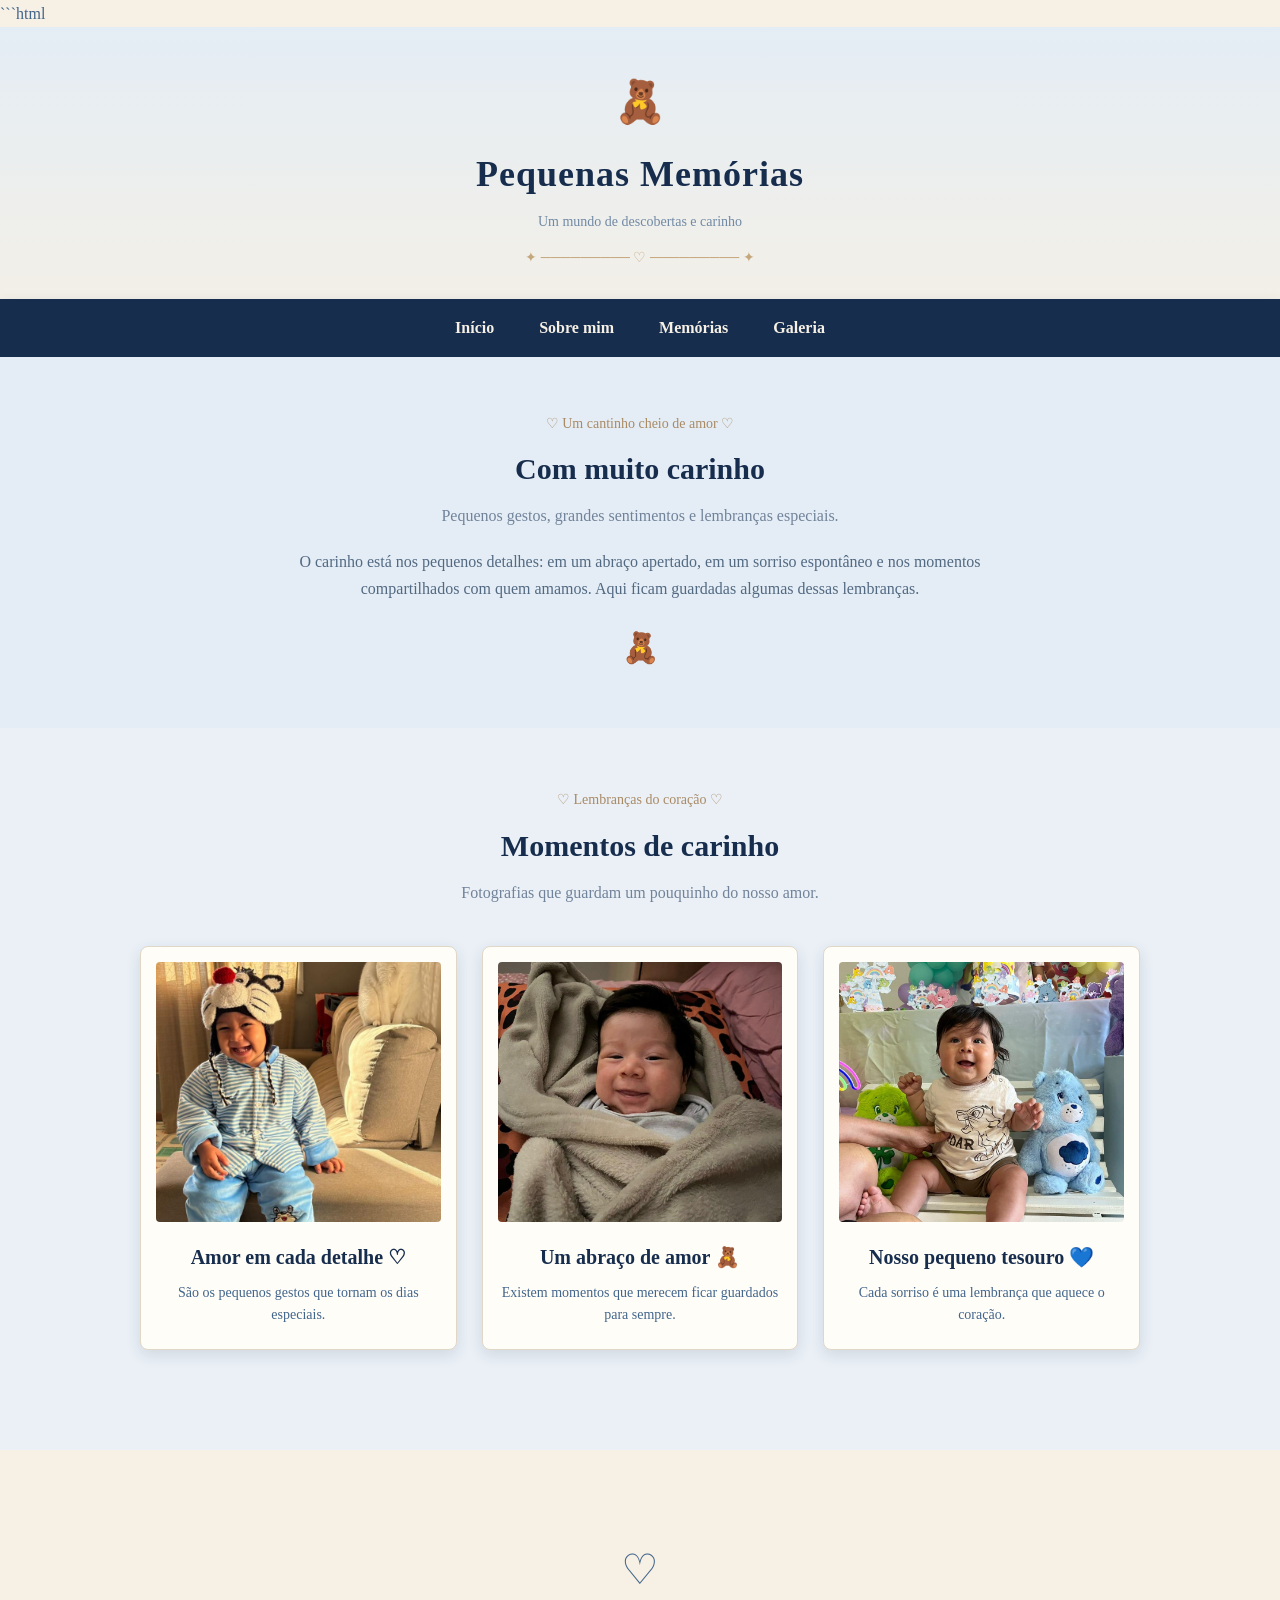
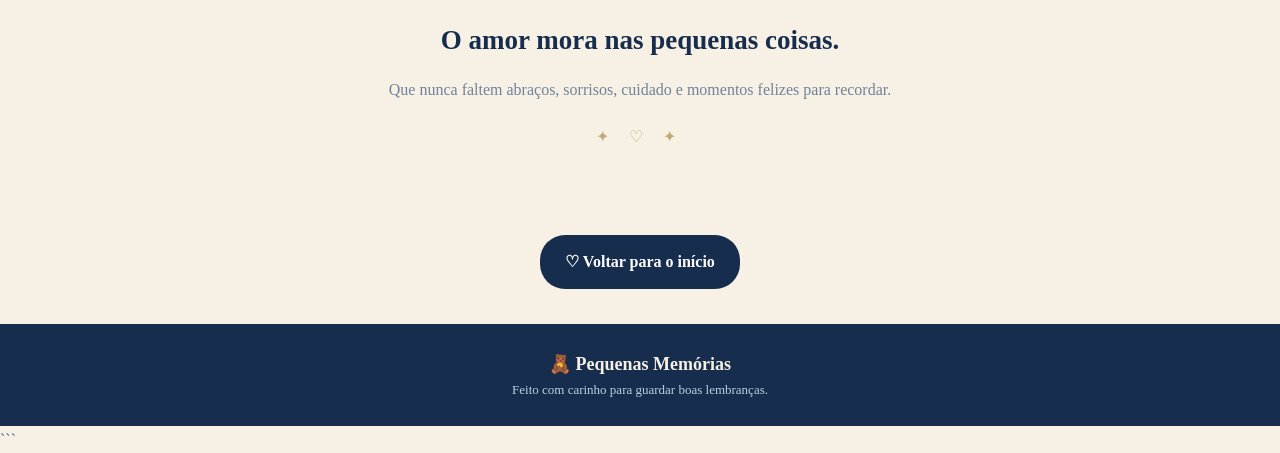
<file: carinho.html>
```html
<!DOCTYPE html>
<html lang="pt-BR">

<head>
    <meta charset="UTF-8">
    <meta name="viewport" content="width=device-width, initial-scale=1.0">

    <meta name="description"
        content="Fotografias, mensagens e recordações cheias de carinho no diário Pequenas Memórias.">

    <title>Com muito carinho | Pequenas Memórias 🧸</title>

    <link rel="stylesheet" href="style.css">
</head>

<body>

    <header id="inicio">
        <div class="logo">
            <span class="ursinho">🧸</span>
            <h1>Pequenas Memórias</h1>
            <p>Um mundo de descobertas e carinho</p>

            <div class="detalhe-cabecalho">
                ✦ ───────── ♡ ───────── ✦
            </div>
        </div>

        <nav>
            <ul>
                <li><a href="index.html">Início</a></li>
                <li><a href="index.html#sobre">Sobre mim</a></li>
                <li><a href="index.html#memorias">Memórias</a></li>
                <li><a href="index.html#galeria">Galeria</a></li>
            </ul>
        </nav>
    </header>

    <main>

        <!-- APRESENTAÇÃO -->
        <section class="sobre">
            <div class="titulo-secao">
                <span>♡ Um cantinho cheio de amor ♡</span>
                <h2>Com muito carinho</h2>
                <p>Pequenos gestos, grandes sentimentos e lembranças especiais.</p>
            </div>

            <p>
                O carinho está nos pequenos detalhes:
                em um abraço apertado, em um sorriso espontâneo
                e nos momentos compartilhados com quem amamos.
                Aqui ficam guardadas algumas dessas lembranças.
            </p>

            <span class="decoracao-urso">🧸</span>
        </section>

        <!-- GALERIA DE FOTOGRAFIAS -->
        <section class="galeria">

            <div class="titulo-secao">
                <span>♡ Lembranças do coração ♡</span>
                <h2>Momentos de carinho</h2>
                <p>Fotografias que guardam um pouquinho do nosso amor.</p>
            </div>

            <div class="cards">

                <article class="card">
                    <img src="Blog-Imagens/carinho1.jpeg.jpg"
                        alt="Registro de um momento especial de carinho">
                    <h3>Amor em cada detalhe ♡</h3>
                    <p>São os pequenos gestos que tornam os dias especiais.</p>
                </article>

                <article class="card">
                    <img src="Blog-Imagens/carinho2.jpeg.jpg"
                        alt="Uma lembrança cheia de afeto">
                    <h3>Um abraço de amor 🧸</h3>
                    <p>Existem momentos que merecem ficar guardados para sempre.</p>
                </article>

                <article class="card">
                    <img src="Blog-Imagens/carinho3.jpeg.jpg"
                        alt="Uma recordação feliz">
                    <h3>Nosso pequeno tesouro 💙</h3>
                    <p>Cada sorriso é uma lembrança que aquece o coração.</p>
                </article>

            </div>

        </section>

        <!-- MENSAGEM ESPECIAL -->
        <section class="mensagem">

            <span>♡</span>

            <h2>O amor mora nas pequenas coisas.</h2>

            <p>
                Que nunca faltem abraços, sorrisos,
                cuidado e momentos felizes para recordar.
            </p>

            <div class="detalhe-final">
                ✦ ♡ ✦
            </div>

        </section>

        <div class="titulo-secao">
            <a href="index.html" class="botao">
                ♡ Voltar para o início
            </a>
        </div>

    </main>

    <footer>
        <p>🧸 Pequenas Memórias</p>
        <span>Feito com carinho para guardar boas lembranças.</span>
    </footer>
    
    <script src="script.js"></script>

</body>
</html>
```
</file>
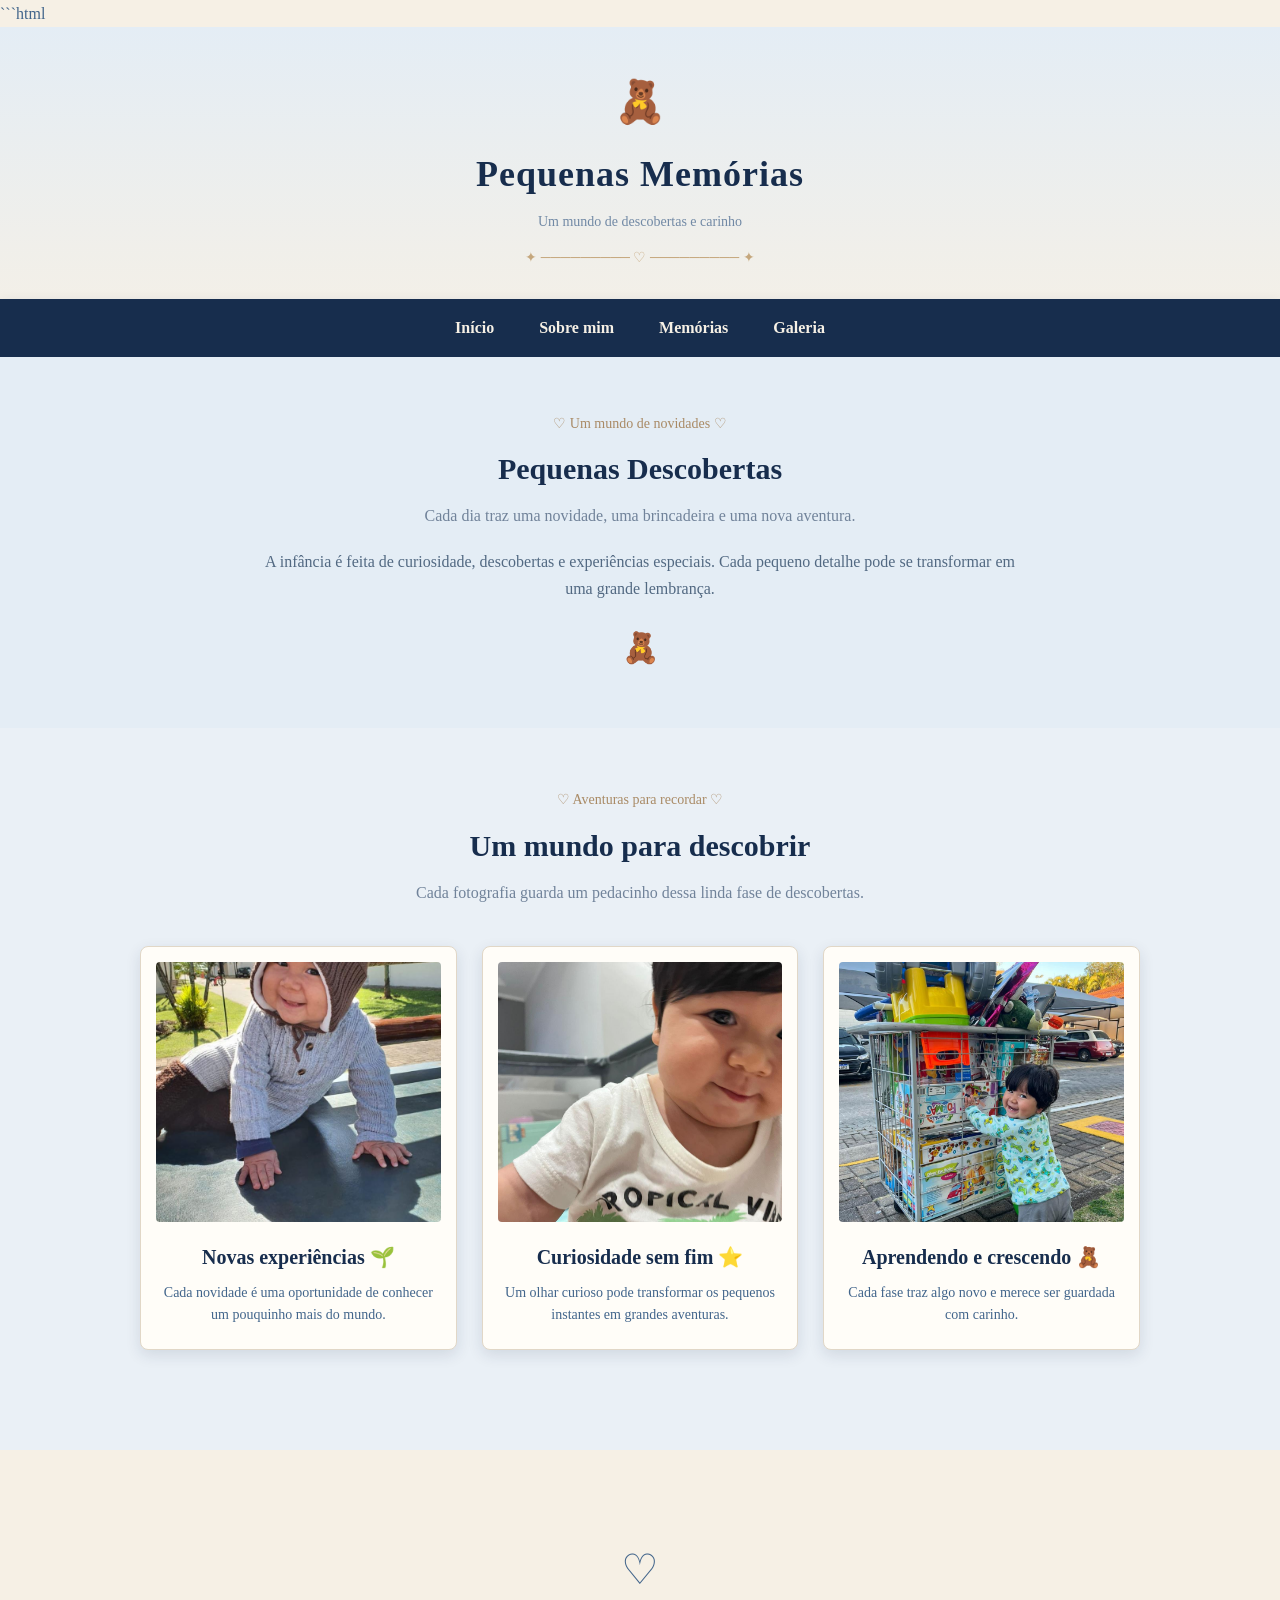
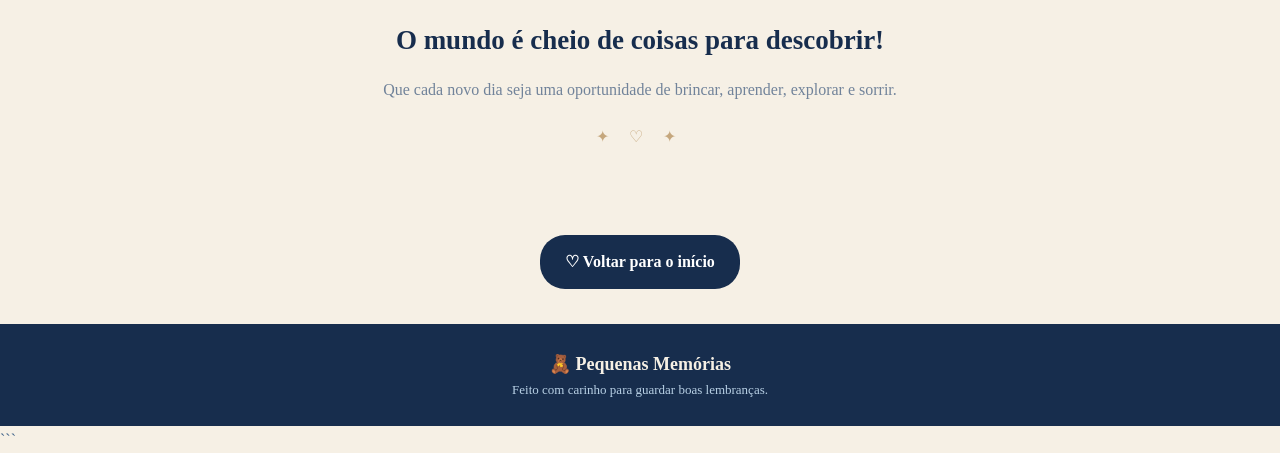
<file: descobertas.html>
```html
<!DOCTYPE html>
<html lang="pt-BR">

<head>
    <meta charset="UTF-8">
    <meta name="viewport" content="width=device-width, initial-scale=1.0">

    <meta name="description"
        content="Pequenas descobertas, brincadeiras e novas experiências no diário Pequenas Memórias.">

    <title>Pequenas Descobertas | Pequenas Memórias 🧸</title>

    <link rel="stylesheet" href="style.css">
</head>

<body>

    <header id="inicio">

        <div class="logo">
            <span class="ursinho">🧸</span>
            <h1>Pequenas Memórias</h1>
            <p>Um mundo de descobertas e carinho</p>

            <div class="detalhe-cabecalho">
                ✦ ───────── ♡ ───────── ✦
            </div>
        </div>

        <nav>
            <ul>
                <li><a href="index.html">Início</a></li>
                <li><a href="index.html#sobre">Sobre mim</a></li>
                <li><a href="index.html#memorias">Memórias</a></li>
                <li><a href="index.html#galeria">Galeria</a></li>
            </ul>
        </nav>

    </header>

    <main>

        <!-- APRESENTAÇÃO -->

        <section class="sobre">

            <div class="titulo-secao">
                <span>♡ Um mundo de novidades ♡</span>

                <h2>Pequenas Descobertas</h2>

                <p>
                    Cada dia traz uma novidade,
                    uma brincadeira e uma nova aventura.
                </p>
            </div>

            <p>
                A infância é feita de curiosidade,
                descobertas e experiências especiais.
                Cada pequeno detalhe pode se transformar
                em uma grande lembrança.
            </p>

            <span class="decoracao-urso">🧸</span>

        </section>

        <!-- GALERIA -->

        <section class="galeria">

            <div class="titulo-secao">

                <span>♡ Aventuras para recordar ♡</span>

                <h2>Um mundo para descobrir</h2>

                <p>
                    Cada fotografia guarda um pedacinho
                    dessa linda fase de descobertas.
                </p>

            </div>

            <div class="cards">

                <article class="card">

                    <img src="Blog-Imagens/descoberta1.jpeg.jpg"
                        alt="Bento em uma experiência especial">

                    <h3>Novas experiências 🌱</h3>

                    <p>
                        Cada novidade é uma oportunidade
                        de conhecer um pouquinho mais do mundo.
                    </p>

                </article>

                <article class="card">

                    <img src="Blog-Imagens/descoberta2.jpeg.jpg"
                        alt="Bento vivendo uma nova descoberta">

                    <h3>Curiosidade sem fim ⭐</h3>

                    <p>
                        Um olhar curioso pode transformar
                        os pequenos instantes em grandes aventuras.
                    </p>

                </article>

                <article class="card">

                    <img src="Blog-Imagens/descoberta3.jpeg.jpg"
                        alt="Bento aproveitando uma experiência divertida">

                    <h3>Aprendendo e crescendo 🧸</h3>

                    <p>
                        Cada fase traz algo novo
                        e merece ser guardada com carinho.
                    </p>

                </article>

            </div>

        </section>

        <!-- MENSAGEM ESPECIAL -->

        <section class="mensagem">

            <span>♡</span>

            <h2>O mundo é cheio de coisas para descobrir!</h2>

            <p>
                Que cada novo dia seja uma oportunidade
                de brincar, aprender, explorar e sorrir.
            </p>

            <div class="detalhe-final">
                ✦ ♡ ✦
            </div>

        </section>

        <div class="titulo-secao">

            <a href="index.html" class="botao">
                ♡ Voltar para o início
            </a>

        </div>

    </main>

    <footer>

        <p>🧸 Pequenas Memórias</p>

        <span>Feito com carinho para guardar boas lembranças.</span>

    </footer>

    <script src="script.js"></script>

</body>
</html>
```
</file>
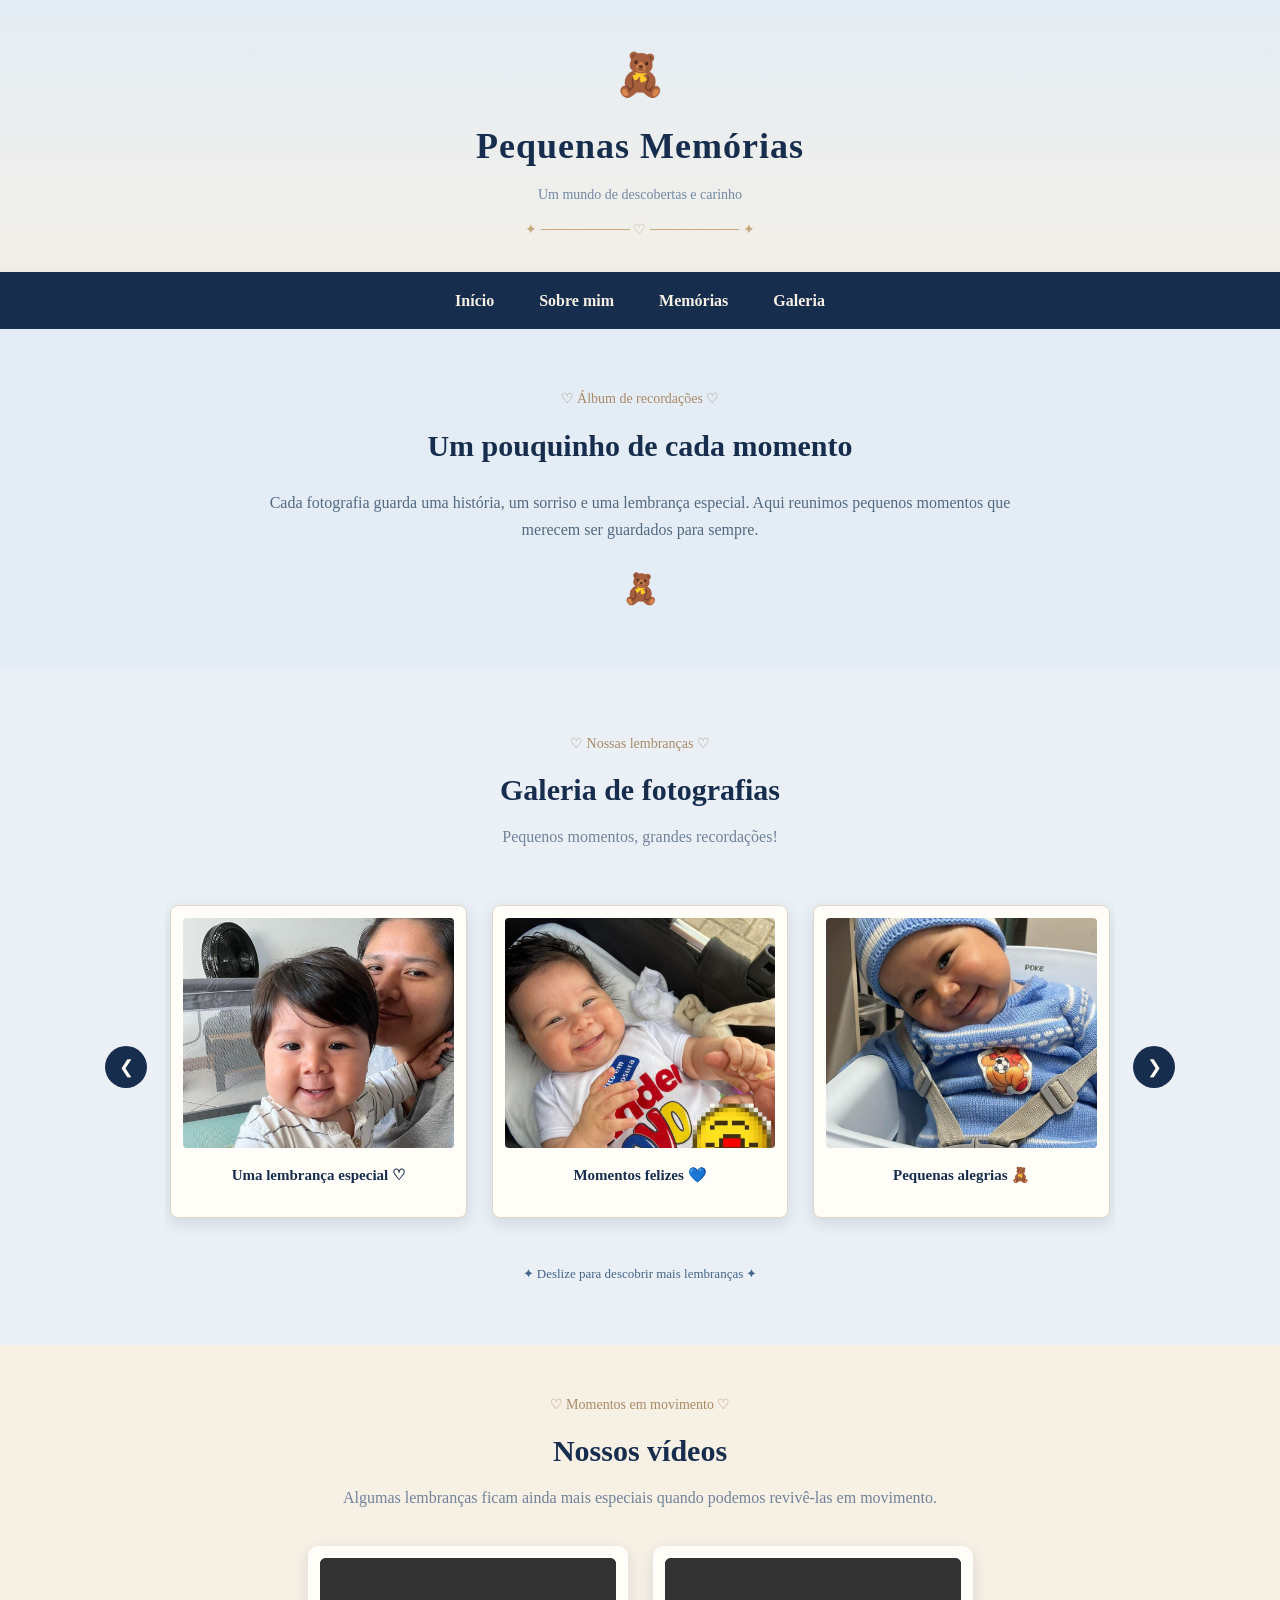
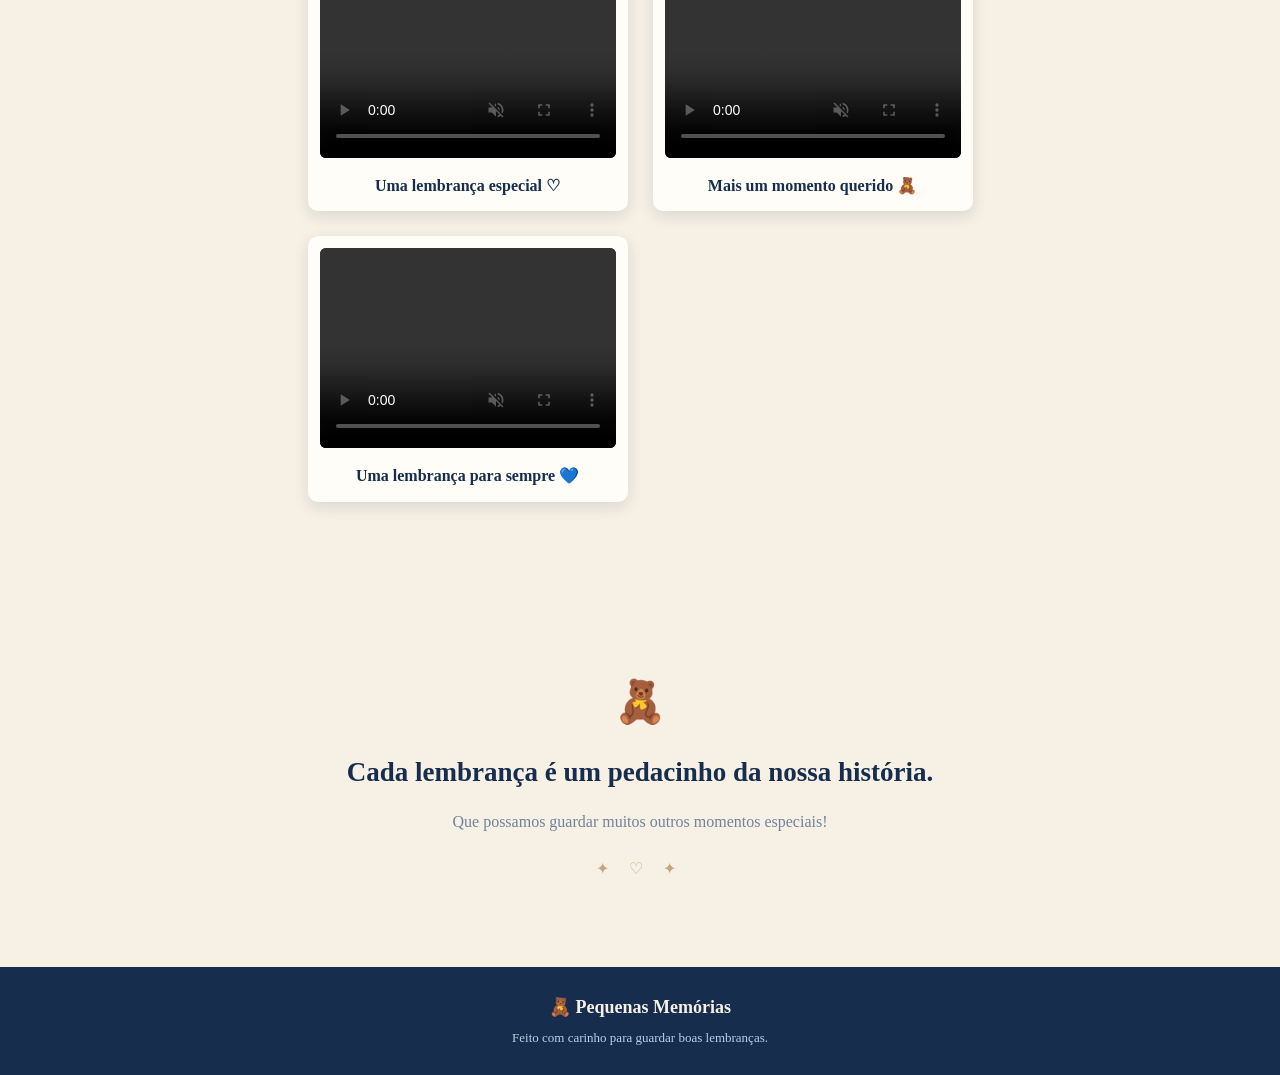
<file: galeria.html>
<!DOCTYPE html>
<html lang="pt-BR">

<head>
    <meta charset="UTF-8">
    <meta name="viewport" content="width=device-width, initial-scale=1.0">

    <meta name="description"
        content="Galeria de fotografias e vídeos do Pequenas Memórias.">

    <title>Galeria | Pequenas Memórias 🧸</title>

    <link rel="stylesheet" href="style.css">
</head>

<body>

    <!-- CABEÇALHO -->
    <header id="inicio">

        <div class="logo">
            <span class="ursinho">🧸</span>

            <h1>Pequenas Memórias</h1>

            <p>Um mundo de descobertas e carinho</p>

            <div class="detalhe-cabecalho">
                ✦ ───────── ♡ ───────── ✦
            </div>
        </div>

        <!-- MENU -->
        <nav>
            <ul>
                <li><a href="index.html#inicio">Início</a></li>
                <li><a href="index.html#sobre">Sobre mim</a></li>
                <li><a href="index.html#memorias">Memórias</a></li>
                <li><a href="galeria.html">Galeria</a></li>
            </ul>
        </nav>

    </header>

    <main>

        <!-- APRESENTAÇÃO DA GALERIA -->
        <section class="sobre">

            <div class="titulo-secao">
                <span>♡ Álbum de recordações ♡</span>
                <h2>Um pouquinho de cada momento</h2>
            </div>

            <p>
                Cada fotografia guarda uma história, um sorriso
                e uma lembrança especial. Aqui reunimos pequenos
                momentos que merecem ser guardados para sempre.
            </p>

            <span class="decoracao-urso">🧸</span>

        </section>

        <!-- GALERIA DE FOTOGRAFIAS -->
        <section class="galeria" id="fotografias">

            <div class="titulo-secao">
                <span>♡ Nossas lembranças ♡</span>
                <h2>Galeria de fotografias</h2>
                <p>Pequenos momentos, grandes recordações!</p>
            </div>

            <div class="carrossel-area">

                <button class="seta-carrossel anterior"
                    id="anteriorFoto"
                    aria-label="Fotografias anteriores">
                    &#10094;
                </button>

                <div class="carrossel-janela">

                    <div class="carrossel-fotos" id="carrosselFotos">

                        <article class="card">
                            <img src="Blog-Imagens/galeria1.jpg.jpg" alt="Fotografia 1">
                            <h3>Uma lembrança especial ♡</h3>
                        </article>

                        <article class="card">
                            <img src="Blog-Imagens/galeria2.jpg.jpg" alt="Fotografia 2">
                            <h3>Momentos felizes 💙</h3>
                        </article>

                        <article class="card">
                            <img src="Blog-Imagens/galeria3.jpg.jpg" alt="Fotografia 3">
                            <h3>Pequenas alegrias 🧸</h3>
                        </article>

                        <article class="card">
                            <img src="Blog-Imagens/galeria4.jpg.jpg" alt="Fotografia 4">
                            <h3>Doce infância ⭐</h3>
                        </article>

                        <article class="card">
                            <img src="Blog-Imagens/galeria5.jpg.jpg" alt="Fotografia 5">
                            <h3>Um dia especial ♡</h3>
                        </article>

                        <article class="card">
                            <img src="Blog-Imagens/galeria6.jpg.jpg" alt="Fotografia 6">
                            <h3>Memórias queridas 💙</h3>
                        </article>

                        <article class="card">
                            <img src="Blog-Imagens/galeria10.jpg.jpg" alt="Fotografia 10">
                            <h3>Para recordar 🧸</h3>
                        </article>

                        <article class="card">
                            <img src="Blog-Imagens/galeria11.jpg.jpg" alt="Fotografia 11">
                            <h3>Carinho em cada detalhe ♡</h3>
                        </article>

                        <article class="card">
                            <img src="Blog-Imagens/galeria12.jpg.jpg" alt="Fotografia 12">
                            <h3>Sorrisos encantadores 💙</h3>
                        </article>

                        <article class="card">
                            <img src="Blog-Imagens/galeria13.jpg.jpg" alt="Fotografia 13">
                            <h3>Pequenas felicidades 🧸</h3>
                        </article>

                        <article class="card">
                            <img src="Blog-Imagens/galeria14.jpg.jpg" alt="Fotografia 14">
                            <h3>Um instante precioso ⭐</h3>
                        </article>

                        <article class="card">
                            <img src="Blog-Imagens/galeria15.jpg.jpg" alt="Fotografia 15">
                            <h3>Um sorriso para guardar ♡</h3>
                        </article>

                        <article class="card">
                            <img src="Blog-Imagens/galeria16.jpg.jpg" alt="Fotografia 16">
                            <h3>Momentos preciosos 💙</h3>
                        </article>

                        <article class="card">
                            <img src="Blog-Imagens/galeria17.jpg.jpg" alt="Fotografia 17">
                            <h3>Memórias queridas 🧸</h3>
                        </article>

                        <article class="card">
                            <img src="Blog-Imagens/galeria18.jpg.jpg" alt="Fotografia 18">
                            <h3>Um pedacinho de amor ♡</h3>
                        </article>

                        <article class="card">
                            <img src="Blog-Imagens/galeria19.jpg.jpg" alt="Fotografia 19">
                            <h3>Doce sorriso ⭐</h3>
                        </article>

                        <article class="card">
                            <img src="Blog-Imagens/galeria20.jpg.jpg" alt="Fotografia 20">
                            <h3>Brincadeiras e diversão 💙</h3>
                        </article>

                        <article class="card">
                            <img src="Blog-Imagens/galeria21.jpg.jpg" alt="Fotografia 21">
                            <h3>Pequenas aventuras 🧸</h3>
                        </article>

                    </div>

                </div>

                <button class="seta-carrossel proxima"
                    id="proximaFoto"
                    aria-label="Próximas fotografias">
                    &#10095;
                </button>

            </div>

            <p class="indicacao-carrossel">
                ✦ Deslize para descobrir mais lembranças ✦
            </p>

        </section>

        <!-- GALERIA DE VÍDEOS -->
        <section class="videos" id="videos">

            <div class="titulo-secao">

                <span>♡ Momentos em movimento ♡</span>

                <h2>Nossos vídeos</h2>

                <p>
                    Algumas lembranças ficam ainda mais especiais
                    quando podemos revivê-las em movimento.
                </p>

            </div>

            <div class="videos-container">

                <article class="video-card">

                    <video controls preload="metadata" muted>
                        <source src="Blog-Imagens/galeria7.jpg.mp4"
                            type="video/mp4">
                        Seu navegador não suporta vídeos.
                    </video>

                    <h3>Uma lembrança especial ♡</h3>

                </article>

                <article class="video-card">

                    <video controls preload="metadata" muted>
                        <source src="Blog-Imagens/galeria8.jpg.mp4"
                            type="video/mp4">
                        Seu navegador não suporta vídeos.
                    </video>

                    <h3>Mais um momento querido 🧸</h3>

                </article>

                <article class="video-card">

                    <video controls preload="metadata" muted>
                        <source src="Blog-Imagens/galeria22.jpg.mp4"
                            type="video/mp4">
                        Seu navegador não suporta vídeos.
                    </video>

                    <h3>Uma lembrança para sempre 💙</h3>

                </article>

            </div>

        </section>

        <!-- MENSAGEM FINAL -->
        <section class="mensagem">

            <span>🧸</span>

            <h2>Cada lembrança é um pedacinho da nossa história.</h2>

            <p>
                Que possamos guardar muitos outros momentos especiais!
            </p>

            <div class="detalhe-final">
                ✦ ♡ ✦
            </div>

        </section>

    </main>

    <!-- RODAPÉ -->
    <footer>

        <p>🧸 Pequenas Memórias</p>

        <span>Feito com carinho para guardar boas lembranças.</span>

    </footer>

    <script src="script.js"></script>

</body>
</html>
</file>
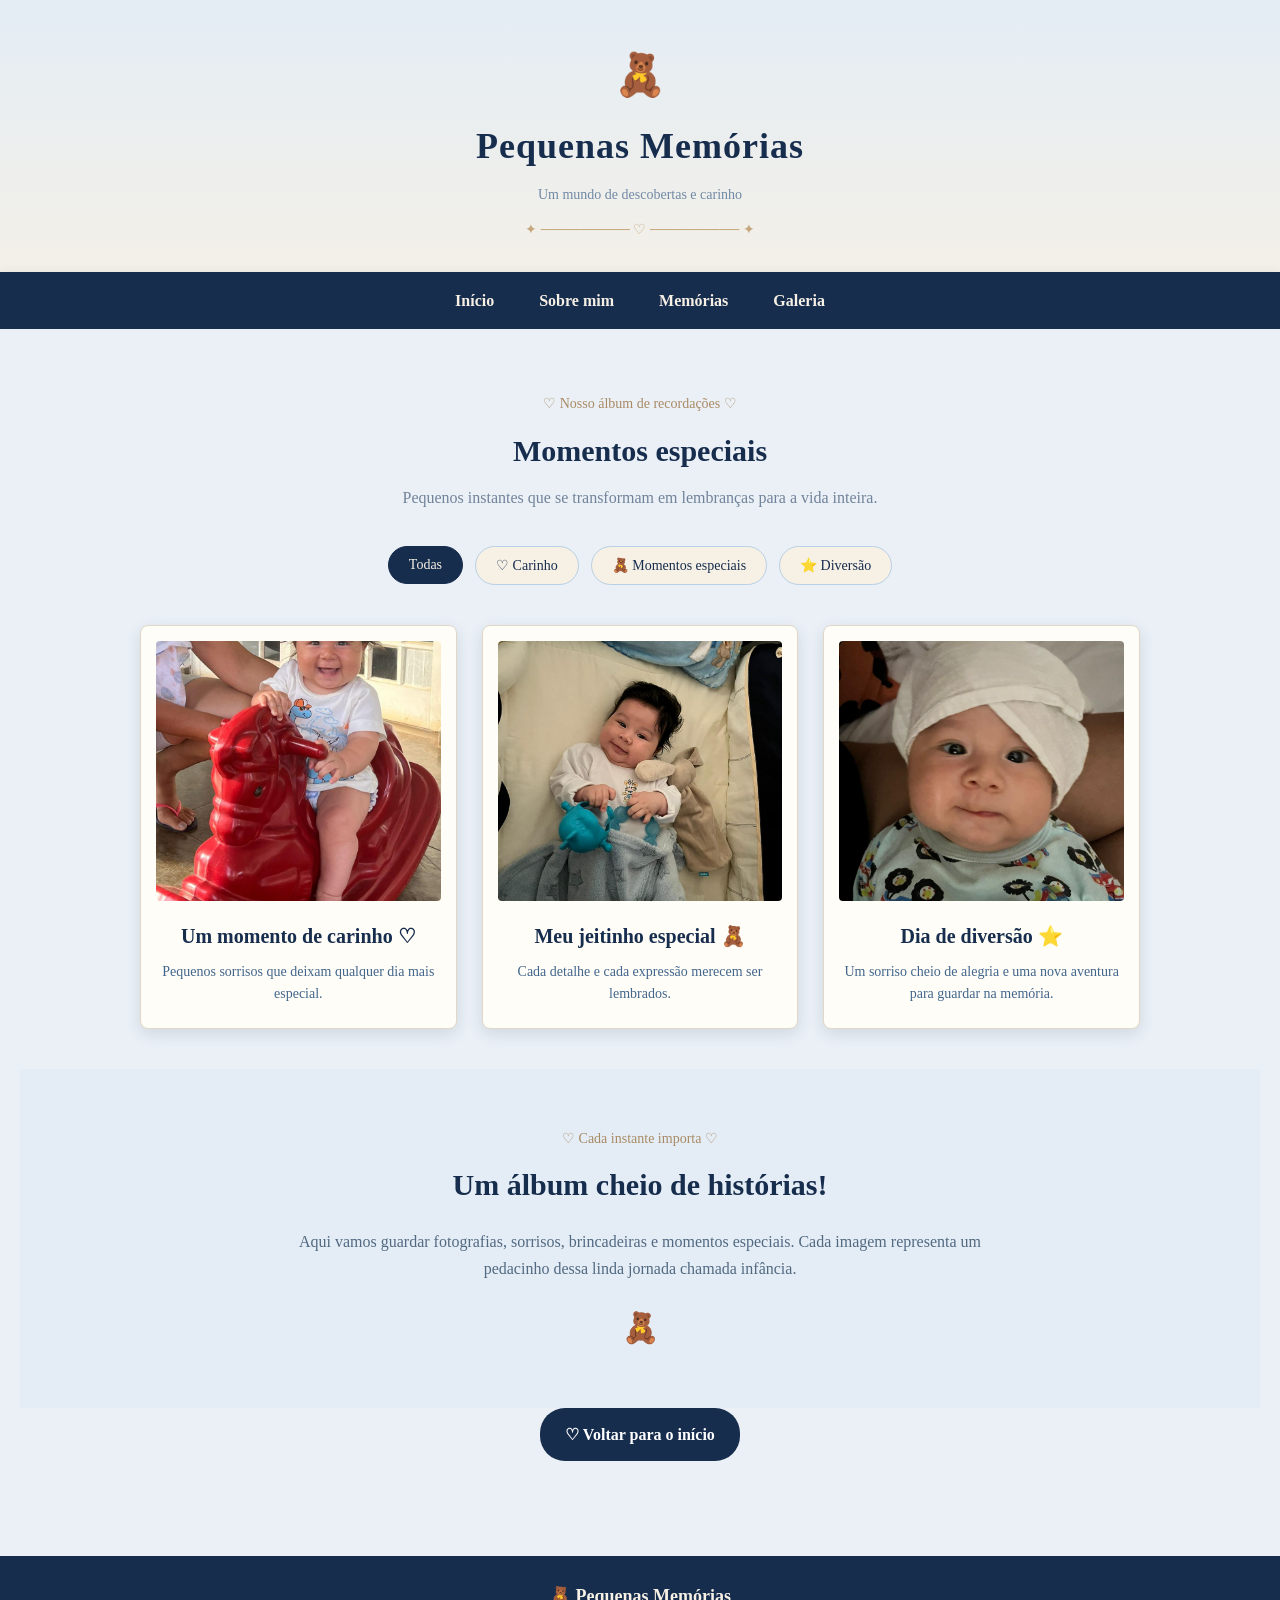
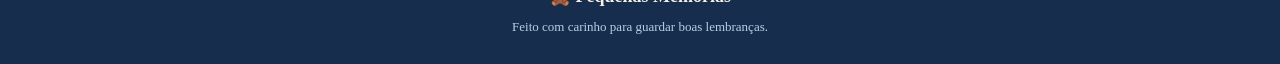
<file: momentos.html>
<!DOCTYPE html>
<html lang="pt-BR">

<head>
    <meta charset="UTF-8">
    <meta name="viewport" content="width=device-width, initial-scale=1.0">

    <meta name="description"
        content="Momentos especiais e fotografias do diário Pequenas Memórias.">

    <title>Momentos especiais | Pequenas Memórias 🧸</title>

    <link rel="stylesheet" href="style.css">
</head>

<body>

    <header id="inicio">

        <div class="logo">
            <span class="ursinho">🧸</span>
            <h1>Pequenas Memórias</h1>
            <p>Um mundo de descobertas e carinho</p>

            <div class="detalhe-cabecalho">
                ✦ ───────── ♡ ───────── ✦
            </div>
        </div>

        <nav>
            <ul>
                <li><a href="index.html">Início</a></li>
                <li><a href="index.html#sobre">Sobre mim</a></li>
                <li><a href="index.html#memorias">Memórias</a></li>
                <li><a href="index.html#galeria">Galeria</a></li>
            </ul>
        </nav>

    </header>

    <main>

        <section class="galeria">

            <div class="titulo-secao">

                <span>♡ Nosso álbum de recordações ♡</span>

                <h2>Momentos especiais</h2>

                <p>
                    Pequenos instantes que se transformam
                    em lembranças para a vida inteira.
                </p>

            </div>

            <!-- FILTROS DO ÁLBUM -->

            <div class="filtros-album">

                <button class="filtro-btn ativo" data-filtro="todos">
                    Todas
                </button>

                <button class="filtro-btn" data-filtro="carinho">
                    ♡ Carinho
                </button>

                <button class="filtro-btn" data-filtro="especial">
                    🧸 Momentos especiais
                </button>

                <button class="filtro-btn" data-filtro="diversao">
                    ⭐ Diversão
                </button>

            </div>

            <!-- FOTOGRAFIAS -->

            <div class="cards">

                <article class="card" data-categoria="carinho">

                    <img src="Blog-Imagens/momento1.jpeg.png"
                        alt="Bento em um momento de carinho">

                    <h3>Um momento de carinho ♡</h3>

                    <p>
                        Pequenos sorrisos que deixam qualquer dia mais especial.
                    </p>

                </article>

                <article class="card" data-categoria="especial">

                    <img src="Blog-Imagens/momento2.jpeg.png"
                        alt="Bento em um momento especial">

                    <h3>Meu jeitinho especial 🧸</h3>

                    <p>
                        Cada detalhe e cada expressão merecem ser lembrados.
                    </p>

                </article>

                <article class="card" data-categoria="diversao">

                    <img src="Blog-Imagens/momento3.jpeg.png"
                        alt="Bento aproveitando um momento divertido">

                    <h3>Dia de diversão ⭐</h3>

                    <p>
                        Um sorriso cheio de alegria e uma nova aventura
                        para guardar na memória.
                    </p>

                </article>

            </div>

            <!-- MENSAGEM -->

            <section class="sobre">

                <div class="titulo-secao">

                    <span>♡ Cada instante importa ♡</span>

                    <h2>Um álbum cheio de histórias!</h2>

                </div>

                <p>
                    Aqui vamos guardar fotografias, sorrisos,
                    brincadeiras e momentos especiais.
                    Cada imagem representa um pedacinho
                    dessa linda jornada chamada infância.
                </p>

                <span class="decoracao-urso">🧸</span>

            </section>

            <div class="titulo-secao">

                <a href="index.html" class="botao">
                    ♡ Voltar para o início
                </a>

            </div>

        </section>

    </main>

    <footer>

        <p>🧸 Pequenas Memórias</p>

        <span>Feito com carinho para guardar boas lembranças.</span>

    </footer>

    <script src="script.js"></script>

</body>
</html>
</file>
<file: style.css>
/* =====================================
   RESET GERAL
===================================== */

* {
    margin: 0;
    padding: 0;
    box-sizing: border-box;
}

html {
    scroll-behavior: smooth;
}

body {
    font-family: Georgia, 'Times New Roman', serif;
    background-color: #f6f0e5;
    color: #42658b;
    line-height: 1.7;
}

/* =====================================
   CABEÇALHO
===================================== */

header {
    background: linear-gradient(
        180deg,
        #e4edf5,
        #f6f0e5
    );

    text-align: center;
    padding-top: 25px;
}

.logo {
    padding: 15px;
}

.ursinho {
    font-size: 42px;
    display: block;
    margin-bottom: 5px;
}

.logo h1 {
    color: #172d4d;
    font-size: 36px;
    letter-spacing: 1px;
}

.logo p {
    color: #7189a5;
    font-size: 14px;
    margin-top: 5px;
}

.detalhe-cabecalho {
    color: #c5a77d;
    margin-top: 12px;
    font-size: 14px;
}

/* =====================================
   MENU
===================================== */

nav {
    background-color: #172d4d;
    padding: 15px;
    margin-top: 15px;
    box-shadow: 0 4px 12px rgba(23, 45, 77, 0.12);
}

nav ul {
    list-style: none;

    display: flex;
    justify-content: center;
    align-items: center;

    gap: 45px;
    flex-wrap: wrap;
}

nav a {
    text-decoration: none;
    color: #f6f0e5;
    font-size: 16px;
    font-weight: bold;
    transition: 0.3s;
}

nav a:hover {
    color: #b8d0e5;
}

/* =====================================
   APRESENTAÇÃO
===================================== */

.apresentacao {
    max-width: 1100px;
    margin: 65px auto;
    padding: 20px;

    display: flex;
    align-items: center;
    justify-content: space-between;
    gap: 60px;
}

.apresentacao-texto {
    flex: 1;
}

.etiqueta {
    display: inline-block;

    color: #42658b;
    background-color: #dce8f2;

    padding: 7px 17px;
    border-radius: 25px;

    font-size: 13px;
    margin-bottom: 18px;
}

.apresentacao-texto h2 {
    color: #172d4d;
    font-size: 43px;
    line-height: 1.3;
    margin-bottom: 18px;
}

.apresentacao-texto h2 span {
    color: #6585a9;
}

.apresentacao-texto p {
    font-size: 17px;
    color: #64758a;
    max-width: 480px;
    margin-bottom: 28px;
}

.botao {
    display: inline-block;

    text-decoration: none;

    background-color: #172d4d;
    color: #ffffff;

    padding: 13px 25px;
    border-radius: 25px;

    font-weight: bold;
    transition: 0.3s;
}

.botao:hover {
    background-color: #42658b;
    transform: translateY(-3px);
}

/* =====================================
   FOTO PRINCIPAL
===================================== */

.foto-principal {
    position: relative;
    width: 390px;
    flex-shrink: 0;

    background-color: #ffffff;
    padding: 13px 13px 18px;

    border: 2px solid #dce8f2;
    border-radius: 15px;

    box-shadow: 0 9px 25px rgba(23, 45, 77, 0.13);

    transform: rotate(2deg);
}

.foto-principal img {
    width: 100%;
    height: 360px;

    object-fit: cover;

    display: block;
    border-radius: 9px;
}

.legenda-foto {
    display: block;
    text-align: center;

    color: #7189a5;
    font-size: 14px;

    padding-top: 10px;
}

.estrela {
    position: absolute;
    color: #c5a77d;
    font-size: 30px;
}

.estrela-1 {
    top: -25px;
    left: -20px;
}

.estrela-2 {
    bottom: 15px;
    right: -20px;
}

/* =====================================
   TÍTULOS DAS SEÇÕES
===================================== */

.titulo-secao {
    text-align: center;
    margin-bottom: 35px;
}

.titulo-secao span {
    color: #a98a65;
    font-size: 14px;
}

.titulo-secao h2 {
    color: #172d4d;
    font-size: 30px;
    margin-top: 8px;
}

.titulo-secao p {
    color: #71839a;
    margin-top: 8px;
}

/* =====================================
   SOBRE MIM
===================================== */

.sobre {
    position: relative;

    background-color: #e4edf5;

    padding: 55px 25px;
    text-align: center;
}

.sobre .titulo-secao {
    margin-bottom: 18px;
}

.sobre > p {
    max-width: 750px;
    margin: auto;

    color: #526982;
    font-size: 16px;
}

.decoracao-urso {
    display: block;
    font-size: 30px;
    margin-top: 20px;
}

/* =====================================
   MEMÓRIAS
===================================== */

.memorias {
    max-width: 1100px;
    margin: 65px auto;
    padding: 20px;
}

.cards {
    display: grid;
    grid-template-columns: repeat(3, 1fr);
    gap: 25px;
}

.card {
    background-color: #fffdf9;

    padding: 30px 22px;
    text-align: center;

    border: 1px solid #e1d7c7;
    border-radius: 18px;

    box-shadow: 0 6px 18px rgba(23, 45, 77, 0.07);

    transition: 0.3s;
}

.card:hover {
    transform: translateY(-6px);
    box-shadow: 0 10px 23px rgba(23, 45, 77, 0.13);
}

.card-icone {
    font-size: 35px;
    margin-bottom: 12px;
}

.card h3 {
    color: #172d4d;
    font-size: 20px;
    margin-bottom: 10px;
}

.card p {
    color: #71839a;
    font-size: 14px;
}

/* =====================================
   GALERIA
===================================== */

.galeria {
    background-color: #eaf0f6;
    padding: 60px 20px;
    text-align: center;
}

.galeria-destaque {
    max-width: 350px;
    margin: auto;

    background-color: #fffdf9;
    padding: 13px;

    border: 1px solid #d7dfeb;
    border-radius: 12px;

    box-shadow: 0 7px 20px rgba(23, 45, 77, 0.10);
}

.galeria-destaque img {
    width: 100%;
    height: 300px;

    object-fit: cover;

    display: block;
    border-radius: 8px;
}

.galeria-destaque p {
    color: #7189a5;
    padding: 12px 5px 3px;
    font-size: 14px;
}

/* =====================================
   MENSAGEM FINAL
===================================== */

.mensagem {
    text-align: center;

    max-width: 750px;
    margin: 65px auto;
    padding: 20px;
}

.mensagem span {
    font-size: 42px;
}

.mensagem h2 {
    color: #172d4d;
    font-size: 27px;
    margin: 12px 0;
}

.mensagem p {
    color: #71839a;
}

.detalhe-final {
    color: #c5a77d;
    margin-top: 20px;
    letter-spacing: 8px;
}

/* =====================================
   RODAPÉ
===================================== */

footer {
    background-color: #172d4d;
    text-align: center;
    padding: 25px 15px;
}

footer p {
    color: #f6f0e5;
    font-size: 18px;
    font-weight: bold;
}

footer span {
    color: #b8d0e5;
    font-size: 13px;
}

/* =====================================
   RESPONSIVIDADE
===================================== */

@media (max-width: 768px) {

    .logo h1 {
        font-size: 28px;
    }

    nav ul {
        gap: 20px;
    }

    nav a {
        font-size: 14px;
    }

    .apresentacao {
        flex-direction: column-reverse;
        text-align: center;
        gap: 35px;
        margin: 35px auto;
    }

    .apresentacao-texto p {
        margin-left: auto;
        margin-right: auto;
    }

    .apresentacao-texto h2 {
        font-size: 34px;
    }

    .foto-principal {
        width: min(100%, 340px);
    }

    .foto-principal img {
        height: 320px;
    }

    .cards {
        grid-template-columns: 1fr;
    }

    .titulo-secao h2 {
        font-size: 25px;
    }

    .sobre {
        padding: 40px 22px;
    }

    .mensagem {
        margin: 40px auto;
    }
}

@media (max-width: 400px) {

    nav ul {
        gap: 12px;
    }

    nav a {
        font-size: 13px;
    }

    .apresentacao-texto h2 {
        font-size: 29px;
    }
}

/* ÁLBUM DE MOMENTOS ESPECIAIS */

.galeria .cards {
    display: grid;
    grid-template-columns: repeat(3, 1fr);
    gap: 25px;
    max-width: 1000px;
    margin: 40px auto;
}


.galeria .card {
    background-color: #fffdf8;
    padding: 15px 15px 22px;
    border-radius: 8px;
    text-align: center;
    box-shadow: 0 5px 15px rgba(23, 45, 77, 0.12);
    transition: transform 0.3s ease, box-shadow 0.3s ease;
}

.galeria .card:hover {
    transform: translateY(-6px) rotate(-1deg);
    box-shadow: 0 10px 22px rgba(23, 45, 77, 0.16);
}

.galeria .card img {
    width: 100%;
    height: 260px;
    object-fit: cover;
    border-radius: 4px;
    display: block;
    cursor: pointer;
}

.galeria .card h3 {
    color: #172D4D;
    margin: 18px 0 8px;
    font-family: Georgia, serif;
}

.galeria .card p {
    color: #42658B;
    font-size: 14px;
    line-height: 1.6;
}

/* AJUSTE PARA CELULAR */

@media (max-width: 700px) {
    .galeria .cards {
        grid-template-columns: 1fr;
        max-width: 380px;
    }
}


/* FOTOGRAFIA AMPLIADA */

.galeria .card img {
    cursor: pointer;
    transition: transform 0.3s ease;
}

.galeria .card img:hover {
    transform: scale(1.03);
}

.lightbox {
    display: none;
    position: fixed;
    inset: 0;
    background: rgba(10, 20, 35, 0.85);
    z-index: 9999;
    justify-content: center;
    align-items: center;
    padding: 25px;
}

.lightbox.ativo {
    display: flex;
}

.lightbox img {
    max-width: 90%;
    max-height: 85vh;
    object-fit: contain;
    border-radius: 15px;
    box-shadow: 0 5px 25px rgba(0, 0, 0, 0.3);
}

.fechar-lightbox {
    position: absolute;
    top: 20px;
    right: 30px;
    background: #F6F0E5;
    color: #172D4D;
    border: none;
    border-radius: 50%;
    width: 42px;
    height: 42px;
    font-size: 30px;
    cursor: pointer;
}

/* SETAS DO ÁLBUM */

.seta-lightbox {
    position: absolute;
    top: 50%;
    transform: translateY(-50%);
    background-color: #F6F0E5;
    color: #172D4D;
    border: none;
    border-radius: 50%;
    width: 48px;
    height: 48px;
    font-size: 22px;
    cursor: pointer;
    transition: 0.3s;
}

.seta-lightbox:hover {
    background-color: #B8D0E5;
    transform: translateY(-50%) scale(1.1);
}

.seta-lightbox.anterior {
    left: 25px;
}

.seta-lightbox.proximo {
    right: 25px;
}

/* CONTADOR DE FOTOGRAFIAS */

.contador-lightbox {
    position: absolute;
    bottom: 20px;
    color: #F6F0E5;
    font-size: 15px;
    font-weight: bold;
}

/* AJUSTE PARA CELULARES */

@media (max-width: 600px) {
    .seta-lightbox {
        width: 38px;
        height: 38px;
        font-size: 17px;
    }

    .seta-lightbox.anterior {
        left: 8px;
    }

    .seta-lightbox.proximo {
        right: 8px;
    }

    .lightbox img {
        max-width: 78%;
    }
}

/* FILTROS DO ÁLBUM */

.filtros-album {
    display: flex;
    justify-content: center;
    align-items: center;
    flex-wrap: wrap;
    gap: 12px;
    margin: 35px auto;
    padding: 0 15px;
}

.filtro-btn {
    background-color: #F6F0E5;
    color: #172D4D;
    border: 1px solid #B8D0E5;
    padding: 10px 20px;
    border-radius: 25px;
    font-family: Georgia, serif;
    font-size: 14px;
    cursor: pointer;
    transition: 0.3s ease;
}

.filtro-btn:hover {
    background-color: #B8D0E5;
    transform: translateY(-2px);
}

.filtro-btn.ativo {
    background-color: #172D4D;
    color: #F6F0E5;
    border-color: #172D4D;
}

@media (max-width: 600px) {
    .filtros-album {
        gap: 8px;
    }

    .filtro-btn {
        padding: 9px 14px;
        font-size: 13px;
    }
}

/* =====================================
   GALERIA DE VÍDEOS
===================================== */


/* =====================================
   GALERIA DE VÍDEOS
===================================== */

.videos {
    padding: 45px 20px;
    text-align: center;
}

.videos-container {
    display: grid;
    grid-template-columns: repeat(2, minmax(0, 320px));
    justify-content: center;
    gap: 25px;
    max-width: 750px;
    margin: 35px auto;
}

.video-card {
    background-color: #fffdf8;
    padding: 12px;
    border-radius: 10px;
    box-shadow: 0 5px 15px rgba(23, 45, 77, 0.12);
    transition: transform 0.3s ease;
}

.video-card:hover {
    transform: translateY(-5px);
}

.video-card video {
    width: 100%;
    height: 200px;
    object-fit: cover;
    border-radius: 6px;
    display: block;
    background-color: #172D4D;
}

.video-card h3 {
    color: #172D4D;
    margin-top: 14px;
    font-family: Georgia, serif;
    font-size: 16px;
}

@media (max-width: 700px) {
    .videos-container {
        grid-template-columns: minmax(0, 320px);
    }

    .video-card video {
        height: 190px;
    }
}
/* =====================================
   CARROSSEL DE FOTOGRAFIAS
===================================== */

.carrossel-area {
    display: flex;
    align-items: center;
    justify-content: center;
    gap: 18px;
    max-width: 1100px;
    margin: 40px auto 20px;
    padding: 0 15px;
}

.carrossel-janela {
    width: 100%;
    max-width: 950px;
    overflow: hidden;
    padding: 15px 5px 25px;
}

.carrossel-fotos {
    display: flex;
    gap: 25px;
    transition: transform 0.5s ease;
}

.carrossel-fotos .card {
    flex: 0 0 calc((100% - 50px) / 3);
    min-width: 0;
    background-color: #fffdf8;
    padding: 12px 12px 20px;
    border-radius: 8px;
    box-shadow: 0 5px 15px rgba(23, 45, 77, 0.13);
    text-align: center;
}

.carrossel-fotos .card img {
    width: 100%;
    height: 230px;
    object-fit: cover;
    border-radius: 4px;
    display: block;
    cursor: pointer;
}

.carrossel-fotos .card h3 {
    color: #172d4d;
    font-family: Georgia, serif;
    font-size: 15px;
    margin-top: 15px;
}

.seta-carrossel {
    width: 42px;
    height: 42px;
    flex-shrink: 0;
    border: none;
    border-radius: 50%;
    background-color: #172d4d;
    color: #fffdf8;
    font-size: 18px;
    cursor: pointer;
}

.seta-carrossel:hover {
    background-color: #42658b;
}

.indicacao-carrossel {
    color: #42658b;
    font-size: 13px;
    text-align: center;
    margin-top: 5px;
}

@media (max-width: 700px) {
    .carrossel-area {
        gap: 8px;
    }

    .carrossel-fotos .card {
        flex: 0 0 100%;
    }

    .carrossel-fotos .card img {
        height: 250px;
    }

    .seta-carrossel {
        width: 35px;
        height: 35px;
        font-size: 15px;
    }
}

/* =====================================
   BAÚ DE SURPRESAS
===================================== */

.bau-surpresas {
    padding: 65px 20px;
    text-align: center;
    background: linear-gradient(
        180deg,
        #f6f0e5,
        #e4edf5
    );
}

.bau-container {
    max-width: 650px;
    margin: 35px auto 0;
    display: flex;
    flex-direction: column;
    align-items: center;
}

/* BOTÃO DO BAÚ */

.bau-botao {
    position: relative;
    width: 190px;
    height: 155px;
    border: none;
    background: transparent;
    cursor: pointer;
    perspective: 600px;
    transition: transform 0.3s ease;
}

.bau-botao:hover {
    transform: scale(1.06);
}

/* CORPO DO BAÚ */

.bau-corpo {
    position: absolute;
    width: 180px;
    height: 90px;
    left: 5px;
    bottom: 5px;
    background: linear-gradient(
        135deg,
        #bd8953,
        #87552f
    );
    border: 5px solid #704526;
    border-radius: 12px 12px 20px 20px;
    box-shadow: 0 10px 15px rgba(23, 45, 77, 0.2);
    z-index: 2;
}

/* DETALHES DOURADOS */

.bau-corpo::before {
    content: "";
    position: absolute;
    left: 20px;
    right: 20px;
    top: 0;
    bottom: 0;
    border-left: 5px solid #d8b16e;
    border-right: 5px solid #d8b16e;
}

.bau-fechadura {
    position: absolute;
    left: 50%;
    top: 50%;
    transform: translate(-50%, -50%);
    width: 28px;
    height: 35px;
    display: flex;
    align-items: center;
    justify-content: center;
    background: #e5c27d;
    color: #704526;
    border: 3px solid #9b713d;
    border-radius: 8px;
    font-size: 17px;
}

/* TAMPA */

.bau-tampa {
    position: absolute;
    width: 180px;
    height: 65px;
    left: 5px;
    top: 5px;
    background: linear-gradient(
        135deg,
        #d2a16a,
        #98643b
    );
    border: 5px solid #704526;
    border-radius: 65px 65px 8px 8px;
    transform-origin: bottom center;
    transition: transform 0.8s ease;
    z-index: 3;
}

/* LUZ MÁGICA */

.bau-luz {
    position: absolute;
    width: 170px;
    height: 120px;
    left: 10px;
    top: -25px;
    background: radial-gradient(
        ellipse,
        rgba(255, 220, 130, 0.85),
        rgba(255, 220, 130, 0)
    );
    opacity: 0;
    transition: opacity 0.8s ease;
    z-index: 1;
    pointer-events: none;
}

/* BAÚ ABERTO */

.bau-botao.aberto .bau-tampa {
    transform: rotateX(115deg);
}

.bau-botao.aberto .bau-luz {
    opacity: 1;
    animation: brilho-bau 1.8s ease-in-out infinite alternate;
}

@keyframes brilho-bau {
    from {
        opacity: 0.4;
        transform: scale(0.9);
    }

    to {
        opacity: 1;
        transform: scale(1.2);
    }
}

/* INSTRUÇÃO */

.bau-instrucao {
    color: #42658b;
    margin-top: 25px;
    font-size: 15px;
}

/* SURPRESA REVELADA */

.surpresa-conteudo {
    max-width: 350px;
    width: 100%;
    margin-top: 30px;
    padding: 18px;
    background-color: #fffdf8;
    border: 1px solid #d9c8ad;
    border-radius: 12px;
    box-shadow: 0 8px 22px rgba(23, 45, 77, 0.13);
    animation: surgir-surpresa 0.8s ease both;
}

.surpresa-conteudo[hidden] {
    display: none;
}

.surpresa-conteudo img {
    width: 100%;
    height: 260px;
    object-fit: cover;
    border-radius: 7px;
    display: block;
}

.surpresa-conteudo h3 {
    color: #172d4d;
    margin-top: 18px;
    font-size: 21px;
}

.surpresa-conteudo p {
    color: #71839a;
    margin-top: 8px;
    font-size: 14px;
}

@keyframes surgir-surpresa {
    from {
        opacity: 0;
        transform: translateY(20px) scale(0.95);
    }

    to {
        opacity: 1;
        transform: translateY(0) scale(1);
    }
}

/* CELULAR */

@media (max-width: 600px) {
    .bau-surpresas {
        padding: 45px 18px;
    }

    .bau-botao {
        transform: scale(0.9);
    }

    .bau-botao:hover {
        transform: scale(0.95);
    }

    .surpresa-conteudo img {
        height: 230px;
    }
}
</file>
